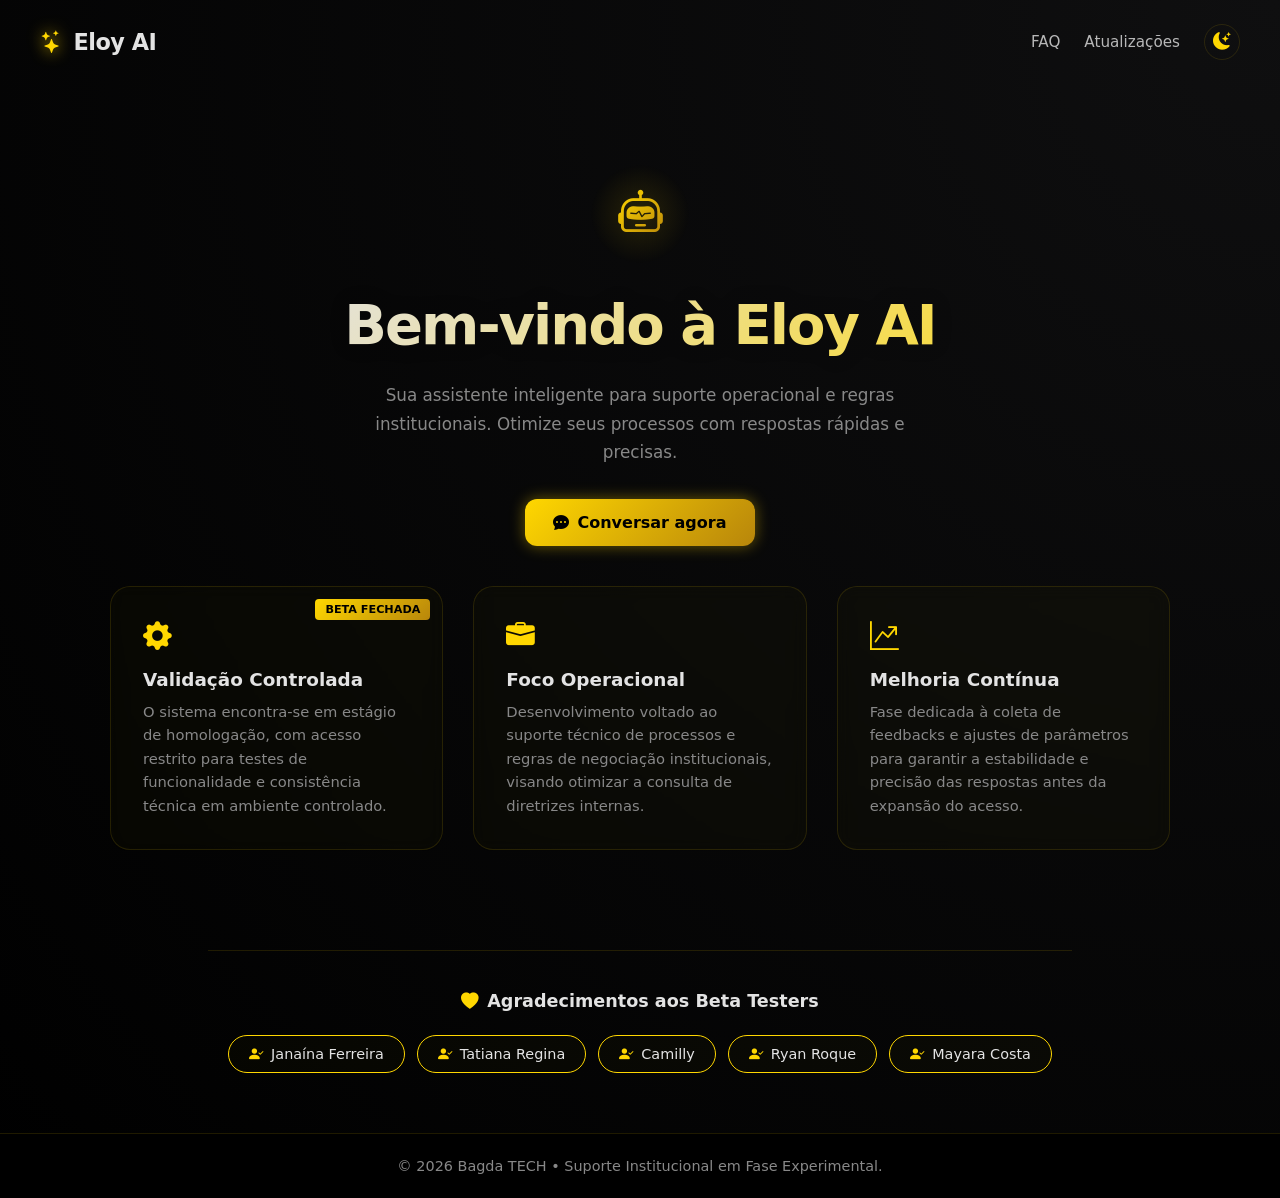
<file: index.html>
<!DOCTYPE html>
<html lang="pt-BR">

<head>
    <meta charset="UTF-8">
    <meta name="viewport" content="width=device-width, initial-scale=1.0">

    <!-- Security Headers -->
    <meta http-equiv="Content-Security-Policy" content="default-src 'self'; 
                   script-src 'self' 'unsafe-inline' https://cdn.jsdelivr.net; 
                   style-src 'self' 'unsafe-inline' https://cdn.jsdelivr.net; 
                   font-src 'self' https://cdn.jsdelivr.net; 
                   img-src 'self' data:; 
                   connect-src 'self' https://bagdatech.app.n8n.cloud;">
    <meta http-equiv="X-Content-Type-Options" content="nosniff">
    <meta http-equiv="X-Frame-Options" content="DENY">
    <meta http-equiv="Referrer-Policy" content="strict-origin-when-cross-origin">
    <meta http-equiv="Permissions-Policy" content="geolocation=(), microphone=(), camera=()">

    <title>Eloy AI - Bem-vindo</title>
    <link rel="stylesheet" href="style.css">
    <link rel="stylesheet" href="https://cdn.jsdelivr.net/npm/bootstrap-icons@1.11.3/font/bootstrap-icons.min.css"
        integrity="sha384-XGjxtQfXaH2tnPFa9x+ruJTuLE3Aa6LhHSWRr1XeTyhezb4abCG4ccI5AkVDxqC+" crossorigin="anonymous">
</head>

<body>

    <!-- Container dos Efeitos (Chuva ou Pixel) -->
    <div id="effects-container" class="background-effects"></div>

    <header class="global-header">
        <a href="#" class="logo">
            <i class="bi bi-stars"></i> Eloy AI
        </a>
        <div class="nav-links">
            <a href="faq.html" class="nav-link">FAQ</a>
            <a href="updates.html" class="nav-link">Atualizações</a>
            <button id="theme-toggle" class="btn-toggle-theme" title="Alternar Tema">
                <i class="bi bi-moon-stars-fill"></i>
            </button>
        </div>
    </header>

    <div class="hero">
        <div class="robot-icon-wrapper">
            <i class="bi bi-robot"></i>
        </div>
        <h1 class="page-title">Bem-vindo à Eloy AI</h1>
        <p>Sua assistente inteligente para suporte operacional e regras institucionais. Otimize seus processos com
            respostas rápidas e precisas.</p>
        <div class="hero-actions">
            <a href="chat.html" class="cta-button">
                <i class="bi bi-chat-dots-fill"></i>
                Conversar agora
            </a>
        </div>
    </div>
    <div class="features">
        <div class="feature-card">
            <span class="beta-badge">BETA FECHADA</span>
            <i class="bi bi-gear-fill"></i>
            <h3>Validação Controlada</h3>
            <p>O sistema encontra-se em estágio de homologação, com acesso restrito para testes de funcionalidade e
                consistência técnica em ambiente controlado.</p>
        </div>
        <div class="feature-card">
            <i class="bi bi-briefcase-fill"></i>
            <h3>Foco Operacional</h3>
            <p>Desenvolvimento voltado ao suporte técnico de processos e regras de negociação institucionais, visando
                otimizar a consulta de diretrizes internas.</p>
        </div>
        <div class="feature-card">
            <i class="bi bi-graph-up-arrow"></i>
            <h3>Melhoria Contínua</h3>
            <p>Fase dedicada à coleta de feedbacks e ajustes de parâmetros para garantir a estabilidade e precisão das
                respostas antes da expansão do acesso.</p>
        </div>
    </div>

    <div class="acknowledgements">
        <div class="ack-title"><i class="bi bi-heart-fill"></i> Agradecimentos aos Beta Testers</div>
        <div class="ack-list">
            <div class="tester-badge"><i class="bi bi-person-check-fill"></i> Janaína Ferreira</div>
            <div class="tester-badge"><i class="bi bi-person-check-fill"></i> Tatiana Regina</div>
            <div class="tester-badge"><i class="bi bi-person-check-fill"></i> Camilly</div>
            <div class="tester-badge"><i class="bi bi-person-check-fill"></i> Ryan Roque</div>
            <div class="tester-badge"><i class="bi bi-person-check-fill"></i> Mayara Costa</div>
        </div>
    </div>

    <script src="script.js"></script>

    <footer class="global-footer">
        <div class="footer-content">
            &copy; 2026 Bagda TECH • Suporte Institucional em Fase Experimental.
        </div>
    </footer>
</body>

</html>
</file>
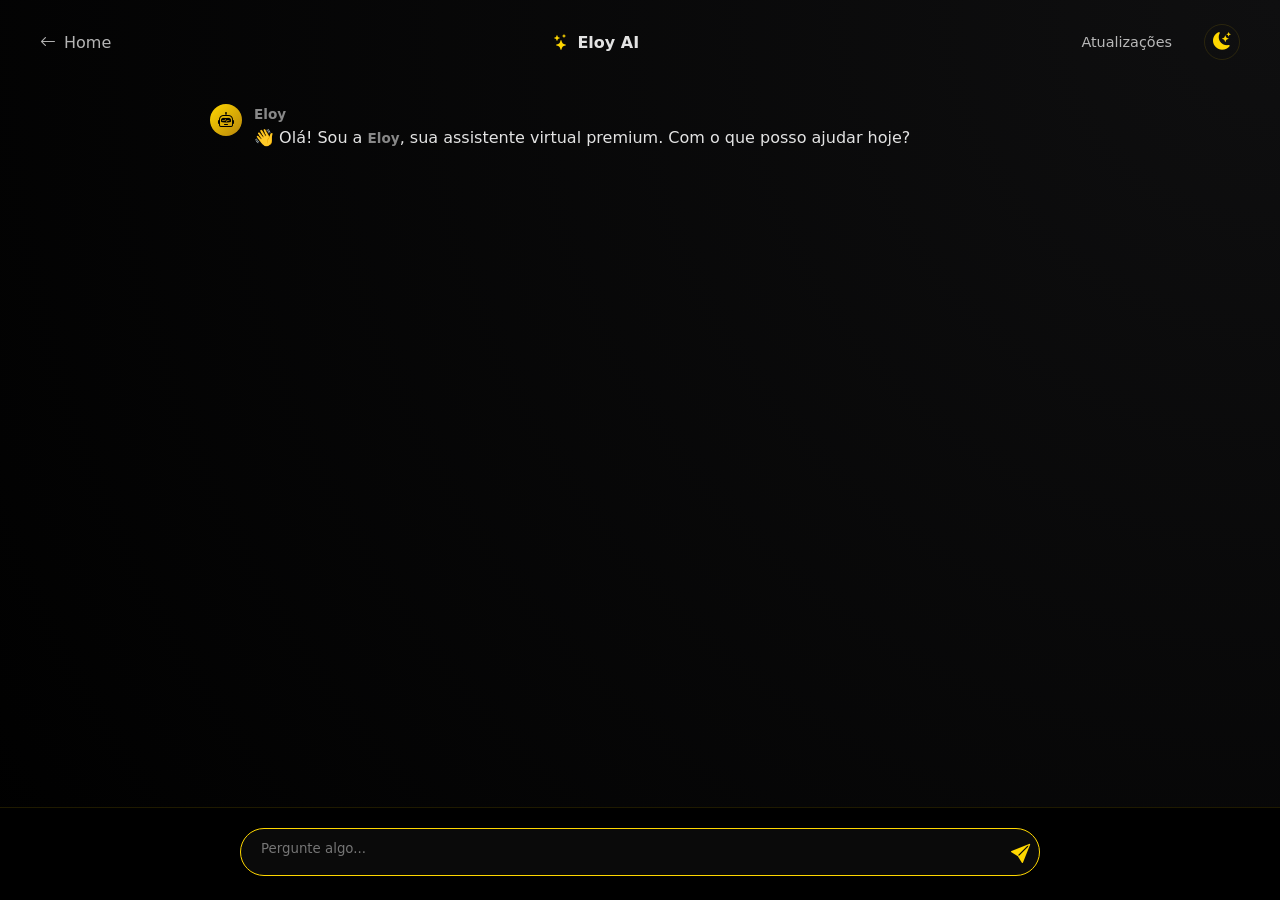
<file: chat.html>
<!DOCTYPE html>
<html lang="pt-BR">

<head>
    <meta charset="UTF-8">
    <meta name="viewport" content="width=device-width, initial-scale=1.0">

    <!-- Security Headers -->
    <meta http-equiv="Content-Security-Policy" content="default-src 'self'; 
                   script-src 'self' 'unsafe-inline' https://www.gstatic.com https://cdn.jsdelivr.net; 
                   style-src 'self' 'unsafe-inline' https://cdn.jsdelivr.net; 
                   font-src 'self' https://cdn.jsdelivr.net; 
                   img-src 'self' data:; 
                   connect-src 'self' https://bagdatech.app.n8n.cloud;">
    <meta http-equiv="X-Content-Type-Options" content="nosniff">
    <meta http-equiv="X-Frame-Options" content="DENY">
    <meta http-equiv="Referrer-Policy" content="strict-origin-when-cross-origin">
    <meta http-equiv="Permissions-Policy" content="geolocation=(), microphone=(), camera=()">

    <title>Eloy AI - Chat</title>
    <link rel="stylesheet" href="style.css">
    <link rel="stylesheet" href="https://cdn.jsdelivr.net/npm/bootstrap-icons@1.11.3/font/bootstrap-icons.min.css"
        integrity="sha384-XGjxtQfXaH2tnPFa9x+ruJTuLE3Aa6LhHSWRr1XeTyhezb4abCG4ccI5AkVDxqC+" crossorigin="anonymous">
    <script src="script.js"></script>
    <script src="security-utils.js"></script>
</head>

<body class="app-layout">

    <div id="effects-container" class="background-effects"></div>

    <header class="global-header">
        <a href="index.html" class="chat-header-link" title="Voltar">
            <i class="bi bi-arrow-left"></i> Home
        </a>

        <div class="model-name">
            <i class="bi bi-stars" style="color:var(--primary-color)"></i> Eloy AI
        </div>

        <div class="nav-links">
            <a href="updates.html" class="nav-link" style="font-size: 0.9rem; margin-right: 8px;">Atualizações</a>
            <button id="theme-toggle" class="btn-toggle-theme" title="Alternar Tema">
                <i class="bi bi-moon-stars-fill"></i>
            </button>
        </div>
    </header>

    <main id="chat-history" class="chat-main">
        <div class="message">
            <div class="avatar ai"><i class="bi bi-robot"></i></div>
            <div class="content">
                <strong>Eloy</strong>
                <p>👋 Olá! Sou a <strong>Eloy</strong>, sua assistente virtual premium. Com o que posso ajudar hoje?</p>
            </div>
        </div>
    </main>

    <footer class="chat-footer">
        <div id="progress-bar" class="progress-line"></div>

        <div class="input-container">
            <textarea id="user-input" class="chat-input" placeholder="Pergunte algo..." rows="1"></textarea>
            <button id="send-btn" class="send-btn"><i class="bi bi-send-fill"></i></button>
        </div>
    </footer>

    <script>
        // --- LÓGICA DO BOT ---
        const chatHistory = document.getElementById('chat-history');
        const userInput = document.getElementById('user-input');
        const sendBtn = document.getElementById('send-btn');
        const progressBar = document.getElementById('progress-bar');

        const webhookUrl = 'https://bagdatech.app.n8n.cloud/webhook/49f689c9-bc02-4478-bca1-4261e1c74fbe/chat';
        let sessionId = safeLocalStorageGet('chatSessionId') || crypto.randomUUID();
        safeLocalStorageSet('chatSessionId', sessionId);

        let isSending = false; // Prevenir envios duplicados

        // Auto-Resize Textarea
        userInput.addEventListener('input', function () {
            this.style.height = 'auto';
            this.style.height = (this.scrollHeight) + 'px';
            if (this.value === '') this.style.height = 'auto';
        });

        function appendMessage(role, text) {
            const div = document.createElement('div');
            div.className = 'message';
            const iconClass = role === 'user' ? 'bi-person-fill' : 'bi-robot';
            const name = role === 'user' ? 'Você' : 'Eloy';
            const avatarClass = role === 'user' ? 'user' : 'ai';

            // PROTEÇÃO XSS: usar textContent em vez de innerHTML
            const avatar = document.createElement('div');
            avatar.className = `avatar ${avatarClass}`;
            avatar.innerHTML = `<i class="bi ${iconClass}"></i>`;

            const content = document.createElement('div');
            content.className = 'content';

            const strong = document.createElement('strong');
            strong.textContent = name;

            const p = document.createElement('p');
            p.textContent = text; // Sempre usar textContent para evitar XSS

            content.appendChild(strong);
            content.appendChild(p);
            div.appendChild(avatar);
            div.appendChild(content);

            chatHistory.appendChild(div);
            chatHistory.scrollTop = chatHistory.scrollHeight;
        }

        async function sendMessage() {
            // Prevenir envios duplicados
            if (isSending) return;

            const text = userInput.value.trim();
            if (!text) return;

            // VALIDAÇÃO DE INPUT
            const validation = validateInput(text, 2000);
            if (!validation.valid) {
                appendMessage('ai', `⚠️ ${validation.message}`);
                return;
            }

            // RATE LIMITING
            const rateCheck = checkRateLimit('chat_send', 10, 30000); // 10 msg/30s
            if (!rateCheck.allowed) {
                const waitSeconds = Math.ceil((rateCheck.resetTime - Date.now()) / 1000);
                appendMessage('ai', `⏱️ Aguarde ${waitSeconds} segundos antes de enviar mais mensagens.`);
                return;
            }

            isSending = true;
            sendBtn.disabled = true;
            userInput.value = '';
            userInput.style.height = 'auto';

            appendMessage('user', validation.sanitized);
            progressBar.classList.add('loading');
            userInput.focus();

            const loadingDiv = document.createElement('div');
            loadingDiv.className = 'message';
            loadingDiv.id = 'loading-msg';
            loadingDiv.innerHTML = `
                <div class="avatar ai"><i class="bi bi-robot"></i></div>
                <div class="content"><strong>Eloy</strong><div class="typing-indicator"><span></span><span></span><span></span></div></div>
            `;
            chatHistory.appendChild(loadingDiv);
            chatHistory.scrollTop = chatHistory.scrollHeight;

            try {
                // Timeout de 30 segundos
                const controller = new AbortController();
                const timeoutId = setTimeout(() => controller.abort(), 30000);

                const res = await fetch(webhookUrl, {
                    method: 'POST',
                    headers: { 'Content-Type': 'application/json' },
                    body: JSON.stringify({
                        sessionId: sessionId,
                        chatInput: validation.sanitized
                    }),
                    signal: controller.signal
                });

                clearTimeout(timeoutId);

                loadingDiv.remove();
                progressBar.classList.remove('loading');
                const rawText = await res.text();

                if (!res.ok) throw new Error(`Erro ${res.status}`);

                let data;
                try { data = JSON.parse(rawText); } catch (e) {
                    appendMessage('ai', rawText || "Sem conteúdo."); return;
                }

                let reply = "Sem resposta.";
                if (Array.isArray(data) && data.length > 0) {
                    reply = data[0].output || data[0].text || data[0].message || JSON.stringify(data[0]);
                } else if (typeof data === 'object') {
                    reply = data.output || data.text || data.message || JSON.stringify(data);
                } else {
                    reply = String(data);
                }

                // Sanitizar resposta do bot também
                appendMessage('ai', escapeHTML(reply));

            } catch (err) {
                const el = document.getElementById('loading-msg');
                if (el) el.remove();
                progressBar.classList.remove('loading');

                if (err.name === 'AbortError') {
                    appendMessage('ai', '⏱️ Tempo esgotado. Tente novamente.');
                } else {
                    appendMessage('ai', '⚠️ Não consegui conectar. Tente novamente.');
                }
            } finally {
                isSending = false;
                sendBtn.disabled = false;
                userInput.focus();
            }
        }

        sendBtn.addEventListener('click', sendMessage);
        userInput.addEventListener('keydown', (e) => {
            if (e.key === 'Enter' && !e.shiftKey) {
                e.preventDefault();
                sendMessage();
            }
        });

        userInput.focus();
    </script>
</body>


</html>
</file>
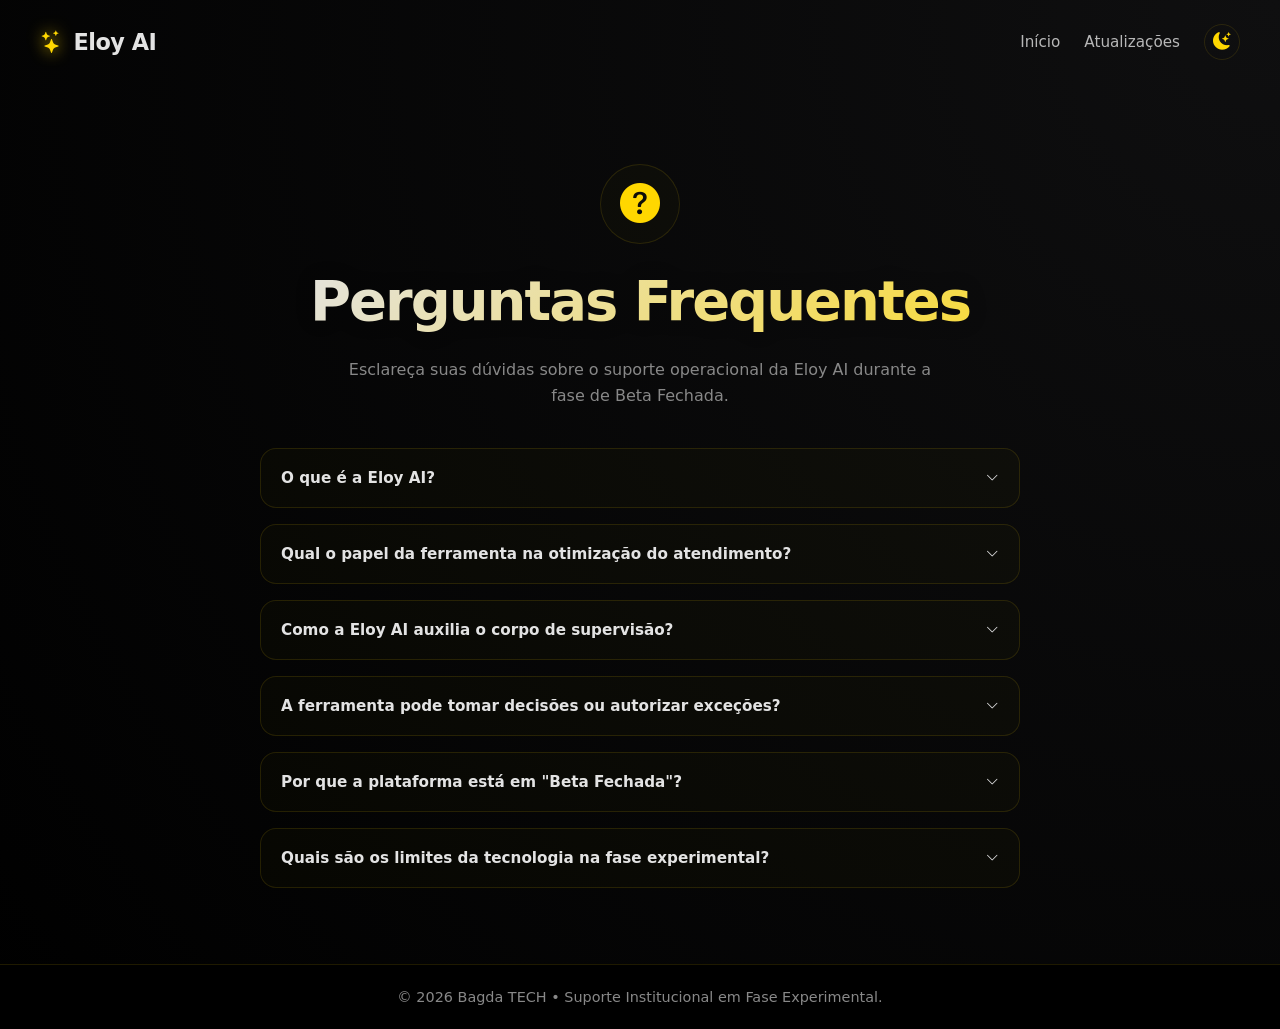
<file: faq.html>
<!DOCTYPE html>
<html lang="pt-BR" data-theme="dark">

<head>
    <meta charset="UTF-8">
    <meta name="viewport" content="width=device-width, initial-scale=1.0">

    <!-- Security Headers -->
    <meta http-equiv="Content-Security-Policy" content="default-src 'self'; 
                   script-src 'self' 'unsafe-inline' https://cdn.jsdelivr.net; 
                   style-src 'self' 'unsafe-inline' https://cdn.jsdelivr.net; 
                   font-src 'self' https://cdn.jsdelivr.net; 
                   img-src 'self' data:; 
                   connect-src 'self' https://bagdatech.app.n8n.cloud;">
    <meta http-equiv="X-Content-Type-Options" content="nosniff">
    <meta http-equiv="X-Frame-Options" content="DENY">
    <meta http-equiv="Referrer-Policy" content="strict-origin-when-cross-origin">
    <meta http-equiv="Permissions-Policy" content="geolocation=(), microphone=(), camera=()">

    <title>Eloy AI - FAQ</title>
    <link rel="stylesheet" href="style.css">
    <link rel="stylesheet" href="https://cdn.jsdelivr.net/npm/bootstrap-icons@1.11.3/font/bootstrap-icons.min.css"
        integrity="sha384-XGjxtQfXaH2tnPFa9x+ruJTuLE3Aa6LhHSWRr1XeTyhezb4abCG4ccI5AkVDxqC+" crossorigin="anonymous">
</head>

<body>

    <div id="effects-container" class="background-effects"></div>

    <header class="global-header">
        <a href="index.html" class="logo">
            <i class="bi bi-stars"></i> Eloy AI
        </a>
        <div class="nav-links">
            <a href="index.html" class="nav-link">Início</a>
            <a href="updates.html" class="nav-link">Atualizações</a>
            <button id="theme-toggle" class="btn-toggle-theme" title="Alternar Tema">
                <i class="bi bi-moon-stars-fill"></i>
            </button>
        </div>
    </header>

    <div class="faq-hero">
        <div class="faq-icon-wrapper">
            <i class="bi bi-question-circle-fill"></i>
        </div>
        <h1 class="page-title">Perguntas Frequentes</h1>
        <p class="faq-subtitle">Esclareça suas dúvidas sobre o suporte operacional da Eloy AI durante a fase de Beta
            Fechada.</p>
    </div>

    <div class="faq-container">
        <div class="accordion">
            <div class="accordion-item">
                <button class="accordion-header">
                    O que é a Eloy AI?
                    <i class="bi bi-chevron-down"></i>
                </button>
                <div class="accordion-content">
                    <p>A Eloy AI é uma assistente virtual de suporte operacional baseada em inteligência artificial,
                        desenvolvida exclusivamente para auxiliar profissionais de negociação financeira e atendimento
                        digital na consulta rápida de normas e diretrizes internas.</p>
                </div>
            </div>

            <div class="accordion-item">
                <button class="accordion-header">
                    Qual o papel da ferramenta na otimização do atendimento?
                    <i class="bi bi-chevron-down"></i>
                </button>
                <div class="accordion-content">
                    <p>A ferramenta reduz o tempo de busca manual em manuais e processos, fornecendo respostas
                        estruturadas sobre regras de negociação e protocolos operacionais em segundos, permitindo maior
                        agilidade no fluxo de trabalho.</p>
                </div>
            </div>

            <div class="accordion-item">
                <button class="accordion-header">
                    Como a Eloy AI auxilia o corpo de supervisão?
                    <i class="bi bi-chevron-down"></i>
                </button>
                <div class="accordion-content">
                    <p>Atua como um filtro técnico de primeiro nível, resolvendo dúvidas recorrentes sobre processos
                        básicos e permitindo que a supervisão concentre esforços em casos de maior complexidade e na
                        gestão estratégica da equipe.</p>
                </div>
            </div>

            <div class="accordion-item">
                <button class="accordion-header">
                    A ferramenta pode tomar decisões ou autorizar exceções?
                    <i class="bi bi-chevron-down"></i>
                </button>
                <div class="accordion-content">
                    <p>Não. A Eloy AI é estritamente um sistema de apoio à consulta técnica. Todas as decisões
                        estratégicas, autorizações de exceções e validações finais continuam sob responsabilidade
                        exclusiva dos operadores e supervisores capacitados.</p>
                </div>
            </div>

            <div class="accordion-item">
                <button class="accordion-header">
                    Por que a plataforma está em "Beta Fechada"?
                    <i class="bi bi-chevron-down"></i>
                </button>
                <div class="accordion-content">
                    <p>A plataforma encontra-se em fase de validação controlada para garantir a acuracidade das
                        respostas e a estabilidade técnica antes de uma possível expansão, sendo atualmente restrita a
                        grupos específicos para homologação interna.</p>
                </div>
            </div>

            <div class="accordion-item">
                <button class="accordion-header">
                    Quais são os limites da tecnologia na fase experimental?
                    <i class="bi bi-chevron-down"></i>
                </button>
                <div class="accordion-content">
                    <p>Por estar em ambiente de testes, a ferramenta deve ser utilizada como suporte de consulta
                        complementar. É fundamental que o profissional valide as orientações com as fontes oficiais
                        institucionais sempre que houver necessidade de confirmação formal.</p>
                </div>
            </div>
        </div>
    </div>

    <footer class="global-footer">
        <div class="footer-content">
            &copy; 2026 Bagda TECH • Suporte Institucional em Fase Experimental.
        </div>
    </footer>

    <script src="script.js"></script>
    <script>
        // Accordion Logic
        document.querySelectorAll('.accordion-header').forEach(button => {
            button.addEventListener('click', () => {
                const accordionItem = button.parentElement;
                const isOpen = accordionItem.classList.contains('active');

                // Fecha outros
                document.querySelectorAll('.accordion-item').forEach(item => {
                    item.classList.remove('active');
                });

                if (!isOpen) {
                    accordionItem.classList.add('active');
                }
            });
        });
    </script>
</body>

</html>
</file>
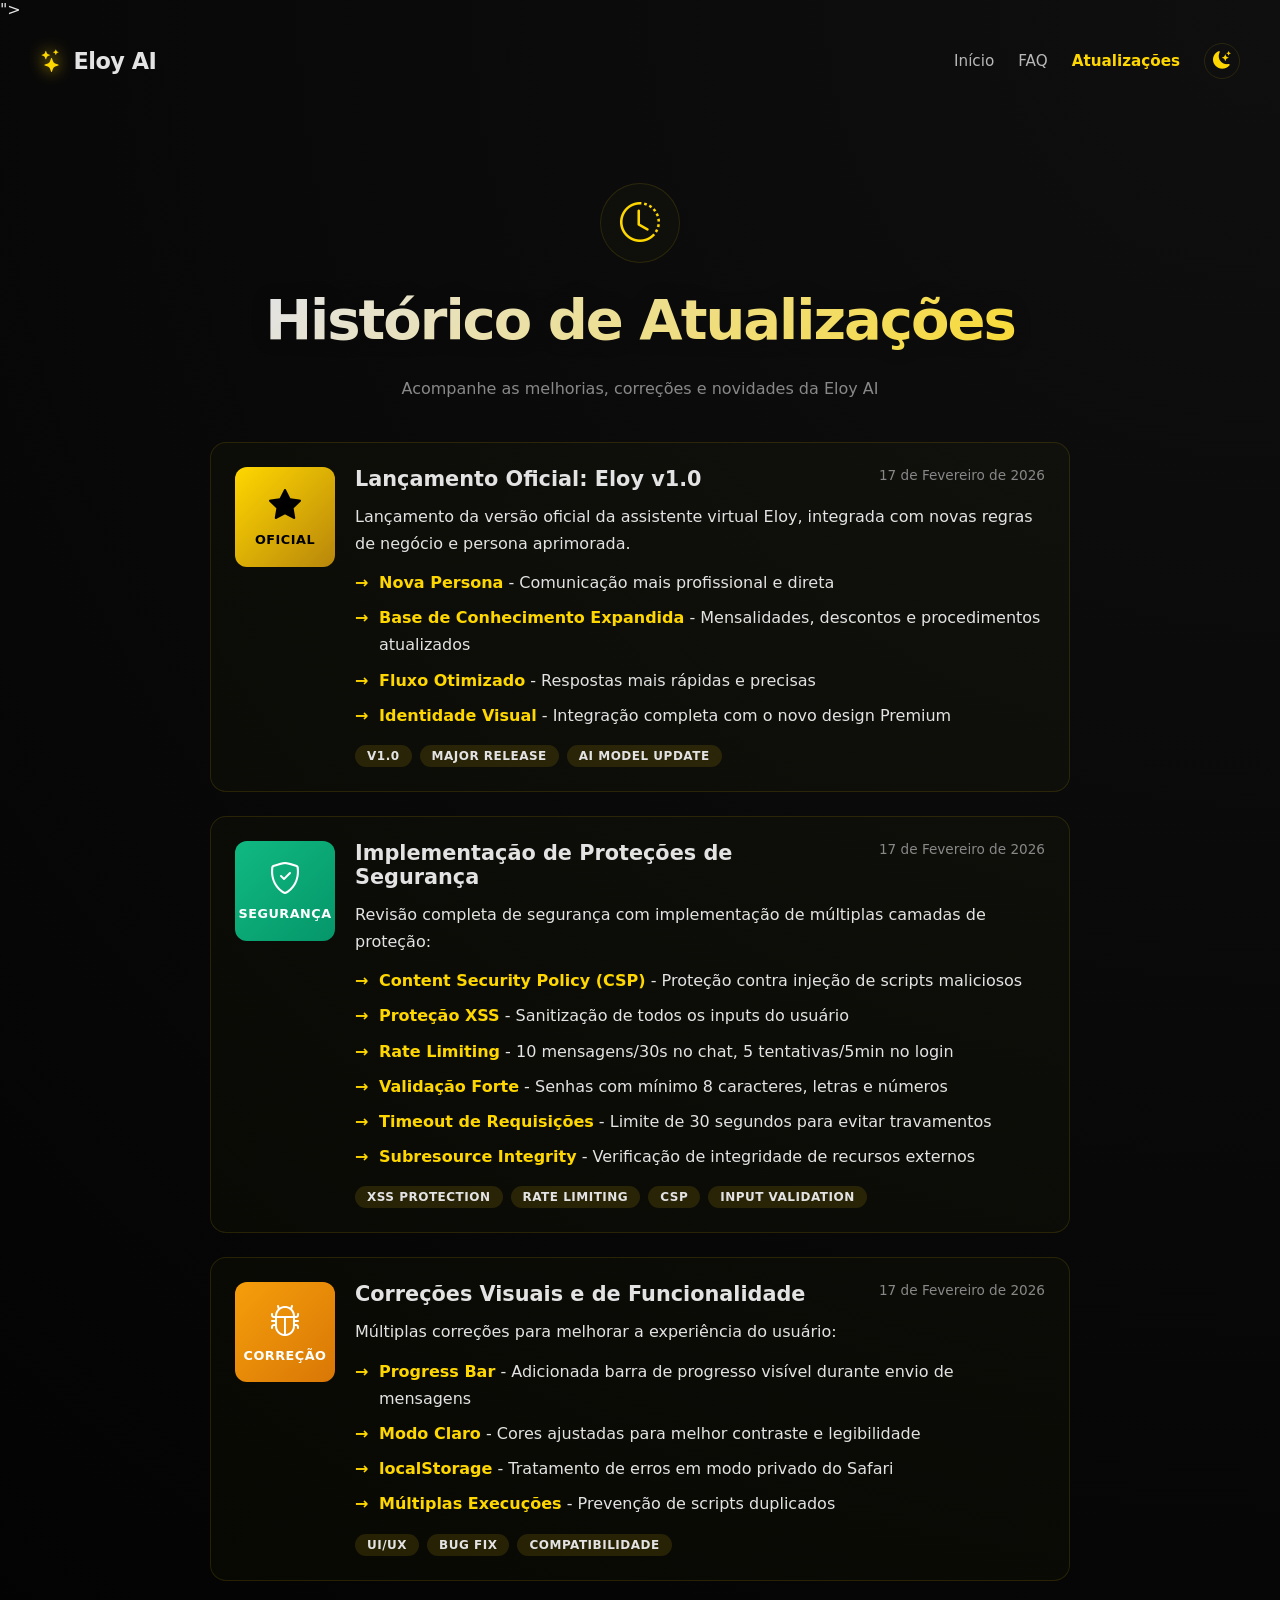
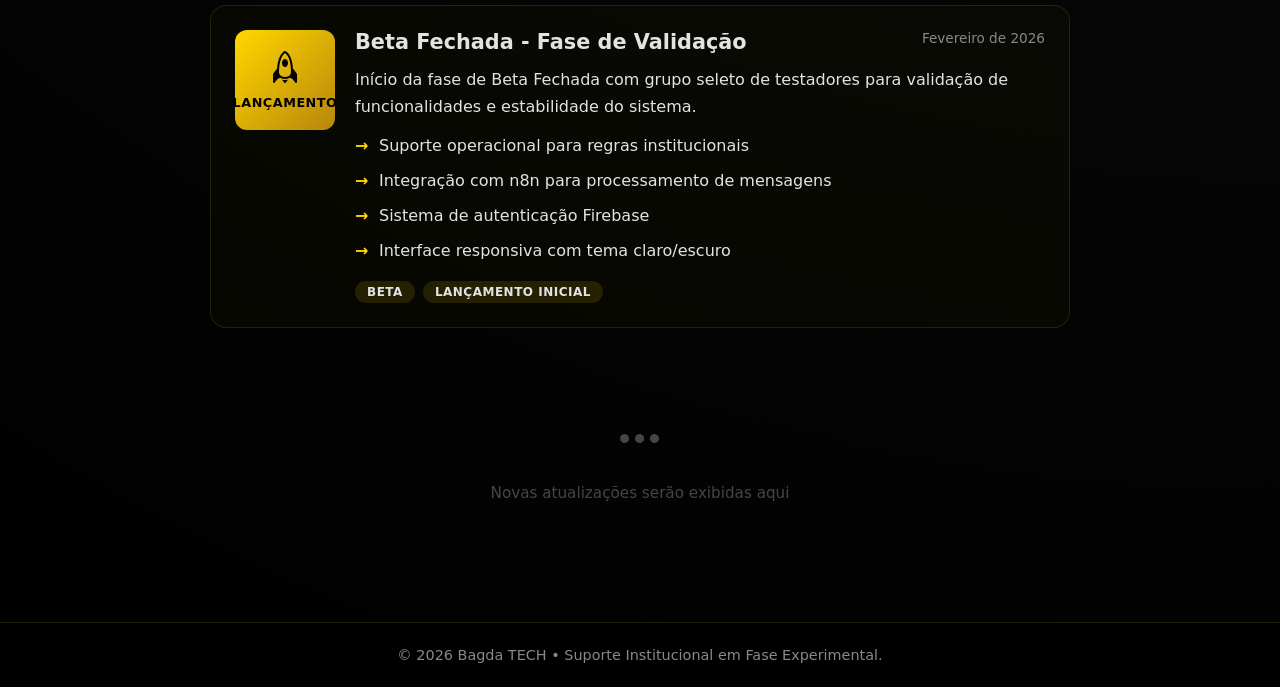
<file: updates.html>
<!DOCTYPE html>
<html lang="pt-BR" data-theme="dark">

<head>
    <meta charset="UTF-8">
    <meta name="viewport" content="width=device-width, initial-scale=1.0">

    <!-- Security Headers -->
    <meta http-equiv="Content-Security-Policy" content="default-src 'self'; 
                   script-src 'self' 'unsafe-inline' https://cdn.jsdelivr.net; 
                   style-src 'self' 'unsafe-inline' https://cdn.jsdelivr.net; 
                   font-src 'self' https://cdn.jsdelivr.net; 
                   img-src 'self' data:; 
                   connect-src 'self' https://bagdatech.app.n8n.cloud;">">
    <meta http-equiv="X-Content-Type-Options" content="nosniff">
    <meta http-equiv="X-Frame-Options" content="DENY">
    <meta http-equiv="Referrer-Policy" content="strict-origin-when-cross-origin">
    <meta http-equiv="Permissions-Policy" content="geolocation=(), microphone=(), camera=()">

    <title>Eloy AI - Atualizações</title>
    <link rel="stylesheet" href="style.css">
    <link rel="stylesheet" href="https://cdn.jsdelivr.net/npm/bootstrap-icons@1.11.3/font/bootstrap-icons.min.css"
        integrity="sha384-XGjxtQfXaH2tnPFa9x+ruJTuLE3Aa6LhHSWRr1XeTyhezb4abCG4ccI5AkVDxqC+" crossorigin="anonymous">
</head>

<body>

    <div id="effects-container" class="background-effects"></div>

    <header class="global-header">
        <a href="index.html" class="logo">
            <i class="bi bi-stars"></i> Eloy AI
        </a>
        <div class="nav-links">
            <a href="index.html" class="nav-link">Início</a>
            <a href="faq.html" class="nav-link">FAQ</a>
            <a href="updates.html" class="nav-link active">Atualizações</a>
            <button id="theme-toggle" class="btn-toggle-theme" title="Alternar Tema">
                <i class="bi bi-moon-stars-fill"></i>
            </button>
        </div>
    </header>

    <div class="updates-hero">
        <div class="updates-icon-wrapper">
            <i class="bi bi-clock-history"></i>
        </div>
        <h1 class="page-title">Histórico de Atualizações</h1>
        <p class="updates-subtitle">Acompanhe as melhorias, correções e novidades da Eloy AI</p>
    </div>

    <div class="updates-container">
        <!-- Atualização 4: Lançamento Oficial Eloy 1.0 -->
        <div class="update-item" data-type="release">
            <div class="update-badge release">
                <i class="bi bi-star-fill"></i> Oficial
            </div>
            <div class="update-content">
                <div class="update-header">
                    <h3>Lançamento Oficial: Eloy v1.0</h3>
                    <span class="update-date">17 de Fevereiro de 2026</span>
                </div>
                <div class="update-body">
                    <p>Lançamento da versão oficial da assistente virtual Eloy, integrada com novas regras de negócio e
                        persona aprimorada.</p>
                    <ul>
                        <li><strong>Nova Persona</strong> - Comunicação mais profissional e direta</li>
                        <li><strong>Base de Conhecimento Expandida</strong> - Mensalidades, descontos e procedimentos
                            atualizados</li>
                        <li><strong>Fluxo Otimizado</strong> - Respostas mais rápidas e precisas</li>
                        <li><strong>Identidade Visual</strong> - Integração completa com o novo design Premium</li>
                    </ul>
                </div>
                <div class="update-tags">
                    <span class="tag">v1.0</span>
                    <span class="tag">Major Release</span>
                    <span class="tag">AI Model Update</span>
                </div>
            </div>
        </div>

        <!-- Atualização 1: Segurança e Proteção -->
        <div class="update-item" data-type="security">
            <div class="update-badge security">
                <i class="bi bi-shield-check"></i> Segurança
            </div>
            <div class="update-content">
                <div class="update-header">
                    <h3>Implementação de Proteções de Segurança</h3>
                    <span class="update-date">17 de Fevereiro de 2026</span>
                </div>
                <div class="update-body">
                    <p>Revisão completa de segurança com implementação de múltiplas camadas de proteção:</p>
                    <ul>
                        <li><strong>Content Security Policy (CSP)</strong> - Proteção contra injeção de scripts
                            maliciosos</li>
                        <li><strong>Proteção XSS</strong> - Sanitização de todos os inputs do usuário</li>
                        <li><strong>Rate Limiting</strong> - 10 mensagens/30s no chat, 5 tentativas/5min no login</li>
                        <li><strong>Validação Forte</strong> - Senhas com mínimo 8 caracteres, letras e números</li>
                        <li><strong>Timeout de Requisições</strong> - Limite de 30 segundos para evitar travamentos</li>
                        <li><strong>Subresource Integrity</strong> - Verificação de integridade de recursos externos
                        </li>
                    </ul>
                </div>
                <div class="update-tags">
                    <span class="tag">XSS Protection</span>
                    <span class="tag">Rate Limiting</span>
                    <span class="tag">CSP</span>
                    <span class="tag">Input Validation</span>
                </div>
            </div>
        </div>

        <!-- Atualização 2: Correções de Bugs -->
        <div class="update-item" data-type="bugfix">
            <div class="update-badge bugfix">
                <i class="bi bi-bug"></i> Correção
            </div>
            <div class="update-content">
                <div class="update-header">
                    <h3>Correções Visuais e de Funcionalidade</h3>
                    <span class="update-date">17 de Fevereiro de 2026</span>
                </div>
                <div class="update-body">
                    <p>Múltiplas correções para melhorar a experiência do usuário:</p>
                    <ul>
                        <li><strong>Progress Bar</strong> - Adicionada barra de progresso visível durante envio de
                            mensagens</li>
                        <li><strong>Modo Claro</strong> - Cores ajustadas para melhor contraste e legibilidade</li>
                        <li><strong>localStorage</strong> - Tratamento de erros em modo privado do Safari</li>
                        <li><strong>Múltiplas Execuções</strong> - Prevenção de scripts duplicados</li>
                    </ul>
                </div>
                <div class="update-tags">
                    <span class="tag">UI/UX</span>
                    <span class="tag">Bug Fix</span>
                    <span class="tag">Compatibilidade</span>
                </div>
            </div>
        </div>

        <!-- Atualização 3: Beta Fechada -->
        <div class="update-item" data-type="release">
            <div class="update-badge release">
                <i class="bi bi-rocket"></i> Lançamento
            </div>
            <div class="update-content">
                <div class="update-header">
                    <h3>Beta Fechada - Fase de Validação</h3>
                    <span class="update-date">Fevereiro de 2026</span>
                </div>
                <div class="update-body">
                    <p>Início da fase de Beta Fechada com grupo seleto de testadores para validação de funcionalidades e
                        estabilidade do sistema.</p>
                    <ul>
                        <li>Suporte operacional para regras institucionais</li>
                        <li>Integração com n8n para processamento de mensagens</li>
                        <li>Sistema de autenticação Firebase</li>
                        <li>Interface responsiva com tema claro/escuro</li>
                    </ul>
                </div>
                <div class="update-tags">
                    <span class="tag">Beta</span>
                    <span class="tag">Lançamento Inicial</span>
                </div>
            </div>
        </div>

        <!-- Placeholder para futuras atualizações -->
        <div class="update-placeholder">
            <i class="bi bi-three-dots"></i>
            <p>Novas atualizações serão exibidas aqui</p>
        </div>
    </div>

    <footer class="global-footer">
        <div class="footer-content">
            &copy; 2026 Bagda TECH • Suporte Institucional em Fase Experimental.
        </div>
    </footer>

    <script src="script.js"></script>

</body>

</html>
</file>
<file: style.css>
:root {
    --font-main: 'Inter', 'Segoe UI', system-ui, -apple-system, sans-serif;

    /* --- MODO ESCURO (Black & Gold Premium) --- */
    --bg-color: #000000;
    --bg-gradient: radial-gradient(circle at top right, #0f0f10 0%, #000000 100%);
    --text-color: #E3E3E3;
    --text-muted: #888888;
    --primary-color: #FFD700;
    --primary-gradient: linear-gradient(135deg, #FFD700 0%, #B8860B 100%);
    --primary-hover: #FFC107;
    --accent-glow: 0 0 15px rgba(255, 215, 0, 0.4);
    --card-bg: rgba(255, 215, 0, 0.02);
    --card-border: rgba(255, 215, 0, 0.12);
    --input-bg: #0a0a0a;
    --input-border: rgba(255, 215, 0, 0.2);
    --footer-bg: #000000;
    --effect-color: rgba(255, 215, 0, 0.3);
}

[data-theme="light"] {
    /* --- MODO CLARO (Purple & White) --- */
    --bg-color: #f8f6ff;
    --bg-gradient: linear-gradient(135deg, #f8f6ff 0%, #ede8ff 100%);
    --text-color: #1a1a2e;
    --text-muted: #5a5a7a;
    --primary-color: #7c3aed;
    --primary-gradient: linear-gradient(135deg, #7c3aed 0%, #5b21b6 100%);
    --primary-hover: #6d28d9;
    --accent-glow: 0 0 15px rgba(124, 58, 237, 0.25);
    --card-bg: rgba(255, 255, 255, 0.95);
    --card-border: rgba(124, 58, 237, 0.2);
    --input-bg: #ffffff;
    --input-border: rgba(124, 58, 237, 0.3);
    --footer-bg: rgba(248, 246, 255, 0.98);
    --effect-color: rgba(124, 58, 237, 0.15);
}

/* --- RESET & GLOBAL --- */
* {
    box-sizing: border-box;
    margin: 0;
    padding: 0;
    font-family: var(--font-main);
    transition: background-color 0.4s ease, color 0.4s ease, border-color 0.4s ease, box-shadow 0.4s ease;
}

body {
    background-color: var(--bg-color);
    background-image: var(--bg-gradient);
    color: var(--text-color);
    min-height: 100vh;
    display: flex;
    flex-direction: column;
    overflow-x: hidden;
}

/* --- CLASSE PARA APPS (CHAT/LOGIN) --- */
.app-layout {
    height: 100vh;
    overflow: hidden;
}

.app-layout .global-header,
.app-layout .chat-footer {
    flex-shrink: 0;
}

/* Fix for visible code tags */
style,
script {
    display: none !important;
}

/* --- GLOBAL LAYOUT --- */
.global-header {
    padding: 24px 40px;
    display: flex;
    justify-content: space-between;
    align-items: center;
    z-index: 100;
    position: relative;
    background: transparent;
}

.logo {
    font-size: 1.4rem;
    font-weight: 600;
    color: var(--text-color);
    display: flex;
    align-items: center;
    gap: 12px;
    text-decoration: none;
    letter-spacing: -0.5px;
}

.logo i {
    color: var(--primary-color);
    filter: drop-shadow(0 0 8px var(--primary-color));
}

.nav-links {
    display: flex;
    gap: 24px;
    align-items: center;
}

.nav-link {
    color: var(--text-color);
    text-decoration: none;
    font-size: 0.95rem;
    font-weight: 500;
    opacity: 0.8;
    transition: opacity 0.3s ease;
}

.nav-link:hover {
    opacity: 1;
}

.global-footer {
    padding: 24px 20px;
    text-align: center;
    border-top: 1px solid var(--card-border);
    background: var(--footer-bg);
    margin-top: auto;
    position: relative;
    z-index: 5;
}

.footer-content {
    max-width: 1200px;
    margin: 0 auto;
    color: var(--text-muted);
    font-size: 0.9rem;
}

/* --- TITLES & TYPOGRAPHY --- */
.page-title {
    font-size: 3.5rem;
    font-weight: 800;
    letter-spacing: -2px;
    text-align: center;
    margin-bottom: 24px;
    background: linear-gradient(135deg, var(--text-color) 20%, var(--primary-color) 100%);
    -webkit-background-clip: text;
    background-clip: text;
    color: transparent;
    filter: drop-shadow(0 0 10px rgba(0, 0, 0, 0.1));
}

[data-theme="light"] .page-title {
    background: linear-gradient(135deg, var(--text-color) 0%, var(--primary-color) 80%);
    -webkit-background-clip: text;
    background-clip: text;
    color: transparent;
}

/* --- COMPONENTS --- */
.btn-toggle-theme {
    background: transparent;
    border: 1px solid var(--card-border);
    cursor: pointer;
    font-size: 1.1rem;
    color: var(--primary-color);
    width: 36px;
    height: 36px;
    border-radius: 50%;
    display: flex;
    align-items: center;
    justify-content: center;
    transition: all 0.3s;
}

.btn-toggle-theme:hover {
    background: var(--card-bg);
    transform: rotate(15deg);
}

.btn-primary,
.cta-button,
.btn-submit {
    background: var(--primary-gradient) !important;
    border: none !important;
    color: #fff !important;
    font-weight: 700 !important;
    padding: 14px 28px;
    border-radius: 12px;
    text-decoration: none;
    display: inline-flex;
    align-items: center;
    gap: 8px;
    cursor: pointer;
    box-shadow: var(--accent-glow);
    transition: all 0.2s;
}

[data-theme="dark"] .btn-primary,
[data-theme="dark"] .cta-button,
[data-theme="dark"] .btn-submit {
    color: #000 !important;
}

/* --- BACKGROUND EFFECTS --- */
.background-effects {
    position: fixed;
    top: 0;
    left: 0;
    width: 100%;
    height: 100%;
    pointer-events: none;
    z-index: 0;
    overflow: hidden;
}

.rain-drop {
    position: absolute;
    background: linear-gradient(to bottom, transparent, var(--primary-color));
    width: 1px;
    height: 60px;
    opacity: 0;
    animation: rainFall linear infinite;
    top: -60px;
    filter: blur(1px);
}

.glow-orb {
    position: absolute;
    background: radial-gradient(circle, var(--effect-color) 0%, transparent 70%);
    border-radius: 50%;
    opacity: 0;
    animation: orbFloat ease-in-out infinite;
    filter: blur(5px);
}

@keyframes rainFall {
    0% {
        transform: translateY(0);
        opacity: 0;
    }

    20% {
        opacity: 0.4;
    }

    80% {
        opacity: 0.4;
    }

    100% {
        transform: translateY(110vh);
        opacity: 0;
    }
}

@keyframes orbFloat {

    0%,
    100% {
        transform: translate(0, 0) scale(1);
        opacity: 0;
    }

    50% {
        transform: translate(20px, -20px) scale(1.2);
        opacity: 0.2;
    }
}

.pixel-patch {
    position: absolute;
    background: var(--effect-color);
    border: 1px solid var(--primary-color);
    opacity: 0;
    animation: pixelExplode ease-out infinite;
    image-rendering: pixelated;
}

.floating-square {
    position: absolute;
    border: 1px solid var(--effect-color);
    opacity: 0;
    animation: squareFade ease-in-out infinite;
}

@keyframes pixelExplode {
    0% {
        transform: scale(0) rotate(0deg);
        opacity: 0;
    }

    20% {
        transform: scale(1) rotate(45deg);
        opacity: 0.6;
    }

    80% {
        transform: scale(1.1) rotate(60deg);
        opacity: 0.4;
    }

    100% {
        transform: scale(0) rotate(90deg);
        opacity: 0;
    }
}

@keyframes squareFade {

    0%,
    100% {
        transform: translateY(0) rotate(0deg);
        opacity: 0;
    }

    50% {
        transform: translateY(-30px) rotate(20deg);
        opacity: 0.3;
    }
}

/* --- HOME SPECIFIC --- */
.hero {
    padding: 80px 20px 40px;
    text-align: center;
    z-index: 5;
    position: relative;
}

.hero p {
    max-width: 600px;
    margin: 0 auto;
    color: var(--text-muted);
    font-size: 1.05rem;
    line-height: 1.7;
}

.hero-actions {
    margin-top: 32px;
}

.robot-icon-wrapper {
    width: 100px;
    height: 100px;
    background: radial-gradient(circle, var(--card-border) 0%, transparent 70%);
    border-radius: 50%;
    display: flex;
    align-items: center;
    justify-content: center;
    margin: 0 auto 28px;
    animation: floatIcon 6s infinite ease-in-out;
}

.robot-icon-wrapper i {
    font-size: 2.8rem;
}

.robot-icon-wrapper i,
.logo-glow {
    background: var(--primary-gradient);
    -webkit-background-clip: text;
    background-clip: text;
    color: transparent !important;
}

.features {
    display: grid;
    grid-template-columns: repeat(auto-fit, minmax(300px, 1fr));
    gap: 30px;
    max-width: 1100px;
    margin: 0 auto 100px;
    padding: 0 20px;
    z-index: 5;
    position: relative;
}

.feature-card {
    background: var(--card-bg);
    border: 1px solid var(--card-border);
    padding: 32px;
    border-radius: 20px;
    backdrop-filter: blur(8px);
    position: relative;
    overflow: hidden;
    transition: all 0.3s;
}

[data-theme="light"] .feature-card {
    box-shadow: 0 4px 20px rgba(124, 58, 237, 0.06);
}

.feature-card>i {
    font-size: 1.8rem;
    color: var(--primary-color);
    margin-bottom: 16px;
    display: block;
}

.feature-card h3 {
    font-size: 1.15rem;
    margin-bottom: 10px;
}

.feature-card p {
    color: var(--text-muted);
    font-size: 0.92rem;
    line-height: 1.6;
}

.feature-card:hover {
    transform: translateY(-8px);
    border-color: var(--primary-color);
}

.beta-badge {
    position: absolute;
    top: 12px;
    right: 12px;
    background: var(--primary-gradient);
    color: #fff;
    font-size: 0.7rem;
    font-weight: 800;
    padding: 4px 10px;
    border-radius: 4px;
    z-index: 5;
}

[data-theme="dark"] .beta-badge {
    color: #000;
}

.acknowledgements {
    max-width: 900px;
    margin: 0 auto 60px;
    text-align: center;
    border-top: 1px solid var(--card-border);
    padding: 40px 20px 0;
    z-index: 5;
    position: relative;
}

.ack-title {
    font-size: 1.1rem;
    font-weight: 600;
    color: var(--text-color);
    margin-bottom: 24px;
    display: flex;
    align-items: center;
    justify-content: center;
    gap: 8px;
}

.ack-title i {
    color: var(--primary-color);
}

.ack-list {
    display: flex;
    flex-wrap: wrap;
    justify-content: center;
    gap: 12px;
}

.tester-badge {
    background: var(--card-bg);
    border: 1px solid var(--primary-color);
    padding: 10px 20px;
    border-radius: 50px;
    display: inline-flex;
    align-items: center;
    gap: 8px;
    font-size: 0.9rem;
    animation: pulseGlow 3s infinite ease-in-out;
}

.tester-badge i {
    color: var(--primary-color);
}

[data-theme="light"] .tester-badge {
    background: rgba(124, 58, 237, 0.05);
}

@keyframes pulseGlow {

    0%,
    100% {
        box-shadow: 0 0 10px var(--effect-color);
    }

    50% {
        box-shadow: 0 0 20px var(--primary-color);
    }
}

/* --- LOGIN SPECIFIC --- */
.login-container {
    flex: 1;
    display: flex;
    align-items: center;
    justify-content: center;
    padding: 40px 20px;
    z-index: 10;
    position: relative;
}

.login-card {
    background: var(--card-bg);
    border: 1px solid var(--card-border);
    padding: 40px;
    border-radius: 24px;
    width: 100%;
    max-width: 400px;
    backdrop-filter: blur(12px);
    box-shadow: 0 20px 50px rgba(0, 0, 0, 0.2);
    text-align: center;
    transition: all 0.3s;
}

[data-theme="light"] .login-card {
    box-shadow: 0 8px 32px rgba(124, 58, 237, 0.1);
}

.login-card:hover {
    border-color: var(--primary-color);
}

.logo-glow {
    font-size: 3rem;
    margin-bottom: 16px;
    display: inline-block;
    animation: floatIcon 4s ease-in-out infinite;
}

/* --- CHAT SPECIFIC --- */
.chat-main {
    flex: 1;
    overflow-y: auto;
    padding: 20px;
    display: flex;
    flex-direction: column;
    gap: 20px;
    width: 100%;
    max-width: 900px;
    margin: 0 auto;
    z-index: 5;
    position: relative;
    scrollbar-width: thin;
    scrollbar-color: var(--primary-color) transparent;
}

.chat-main::-webkit-scrollbar {
    width: 6px;
}

.chat-main::-webkit-scrollbar-thumb {
    background: var(--primary-color);
    border-radius: 10px;
}

.chat-header-link {
    color: var(--text-color);
    text-decoration: none;
    display: flex;
    align-items: center;
    gap: 8px;
    font-weight: 500;
    opacity: 0.8;
    transition: opacity 0.3s ease;
}

.chat-header-link:hover {
    opacity: 1;
}

.message {
    display: flex;
    gap: 12px;
    animation: fadeIn 0.3s forwards;
    opacity: 0;
}

@keyframes fadeIn {
    to {
        opacity: 1;
    }
}

.avatar {
    width: 32px;
    height: 32px;
    border-radius: 50%;
    display: flex;
    align-items: center;
    justify-content: center;
    flex-shrink: 0;
}

.avatar.user {
    background: var(--card-bg);
    border: 1px solid var(--card-border);
    color: var(--primary-color);
}

.avatar.ai {
    background: var(--primary-gradient);
    color: #fff;
}

[data-theme="dark"] .avatar.ai {
    color: #000;
}

.content {
    flex: 1;
}

.content strong {
    font-size: 0.85rem;
    color: var(--text-muted);
    font-weight: 600;
    display: inline;
    margin-bottom: 0;
}

.content p {
    white-space: pre-wrap;
    margin-top: 2px;
    line-height: 1.6;
}

.chat-footer {
    padding: 20px;
    background: var(--footer-bg);
    border-top: 1px solid var(--card-border);
    z-index: 20;
    position: relative;
}

.input-container {
    max-width: 800px;
    margin: 0 auto;
    position: relative;
}

.chat-input {
    width: 100%;
    background: var(--input-bg);
    border: 1px solid var(--input-border);
    border-radius: 24px;
    padding: 12px 50px 12px 20px;
    color: var(--text-color);
    outline: none;
    transition: all 0.2s;
    resize: none;
    min-height: 48px;
}

.chat-input:focus {
    border-color: var(--primary-color);
}

.send-btn {
    position: absolute;
    right: 10px;
    top: 50%;
    transform: translateY(-50%);
    color: var(--primary-color);
    cursor: pointer;
    background: none;
    border: none;
    font-size: 1.2rem;
}

.send-btn:disabled {
    opacity: 0.5;
    cursor: not-allowed;
}

/* --- PROGRESS BAR --- */
.progress-line {
    position: absolute;
    top: 0;
    left: 0;
    height: 3px;
    width: 0%;
    background: var(--primary-gradient);
    transition: width 0.3s ease;
    opacity: 0;
    z-index: 30;
}

.progress-line.loading {
    opacity: 1;
    animation: progressAnimation 2s ease-in-out infinite;
}

@keyframes progressAnimation {
    0% {
        width: 0%;
        left: 0;
    }

    50% {
        width: 70%;
        left: 15%;
    }

    100% {
        width: 0%;
        left: 100%;
    }
}

/* --- FAQ SPECIFIC --- */
.faq-hero {
    padding: 80px 20px 40px;
    text-align: center;
    z-index: 5;
    position: relative;
}

.faq-subtitle {
    max-width: 600px;
    margin: 0 auto;
    color: var(--text-muted);
    font-size: 1rem;
    line-height: 1.6;
}

.faq-icon-wrapper {
    width: 80px;
    height: 80px;
    margin: 0 auto 24px;
    background: var(--card-bg);
    border: 1px solid var(--card-border);
    border-radius: 50%;
    display: flex;
    align-items: center;
    justify-content: center;
}

[data-theme="light"] .faq-icon-wrapper {
    background: rgba(124, 58, 237, 0.08);
}

.faq-icon-wrapper i {
    font-size: 40px;
    color: var(--primary-color);
}

.faq-container {
    max-width: 800px;
    margin: 0 auto 60px;
    padding: 0 20px;
    z-index: 5;
    position: relative;
}

.accordion-item {
    background: var(--card-bg);
    border: 1px solid var(--card-border);
    border-radius: 16px;
    margin-bottom: 16px;
    overflow: hidden;
}

[data-theme="light"] .accordion-item {
    box-shadow: 0 2px 12px rgba(124, 58, 237, 0.05);
}

.accordion-header {
    width: 100%;
    padding: 20px;
    background: none;
    border: none;
    color: var(--text-color);
    text-align: left;
    font-weight: 600;
    font-size: 0.95rem;
    cursor: pointer;
    display: flex;
    justify-content: space-between;
    align-items: center;
    gap: 12px;
    transition: color 0.2s ease;
}

.accordion-header:hover {
    color: var(--primary-color);
}

.accordion-header i {
    font-size: 0.8rem;
    transition: transform 0.3s ease;
    flex-shrink: 0;
}

.accordion-item.active .accordion-header i {
    transform: rotate(180deg);
}

.accordion-content p {
    line-height: 1.6;
    font-size: 0.92rem;
}

.accordion-content {
    max-height: 0;
    overflow: hidden;
    transition: all 0.3s ease;
    padding: 0 20px;
    color: var(--text-muted);
}

.accordion-item.active .accordion-content {
    max-height: 500px;
    padding-bottom: 20px;
}

/* --- RESPONSIVIDADE --- */
@media (max-width: 768px) {
    .global-header {
        padding: 16px 20px;
    }

    .page-title {
        font-size: 2.5rem;
    }

    .features {
        grid-template-columns: 1fr;
    }

    .hero p {
        font-size: 0.95rem;
    }

    .login-card {
        margin: 0 16px;
    }
}

/* --- CHAT MODEL NAME --- */
.model-name {
    font-weight: 600;
    font-size: 1rem;
    display: flex;
    align-items: center;
    gap: 8px;
    color: var(--text-color);
}

/* --- TYPING INDICATOR --- */
.typing-indicator {
    display: flex;
    align-items: center;
    gap: 5px;
    padding: 8px 0 4px;
}

.typing-indicator span {
    width: 8px;
    height: 8px;
    background: var(--primary-color);
    border-radius: 50%;
    opacity: 0.4;
    animation: typingBounce 1.4s infinite ease-in-out;
}

.typing-indicator span:nth-child(1) {
    animation-delay: 0s;
}

.typing-indicator span:nth-child(2) {
    animation-delay: 0.2s;
}

.typing-indicator span:nth-child(3) {
    animation-delay: 0.4s;
}

@keyframes typingBounce {

    0%,
    80%,
    100% {
        transform: scale(1);
        opacity: 0.4;
    }

    40% {
        transform: scale(1.3);
        opacity: 1;
    }
}

/* --- LOGIN FORM ELEMENTS --- */
.custom-input {
    width: 100%;
    background: var(--input-bg);
    border: 1px solid var(--input-border);
    border-radius: 12px;
    padding: 14px 16px;
    color: var(--text-color);
    font-size: 0.95rem;
    outline: none;
    transition: border-color 0.2s ease, box-shadow 0.2s ease;
}

.custom-input::placeholder {
    color: var(--text-muted);
    opacity: 0.7;
}

.custom-input:focus {
    border-color: var(--primary-color);
    box-shadow: 0 0 0 3px rgba(255, 215, 0, 0.1);
}

[data-theme="light"] .custom-input:focus {
    box-shadow: 0 0 0 3px rgba(124, 58, 237, 0.1);
}

.input-group {
    margin-bottom: 16px;
}

.login-card h1 {
    font-size: 1.8rem;
    margin-bottom: 8px;
}

.login-card p {
    color: var(--text-muted);
    font-size: 0.92rem;
    margin-bottom: 28px;
}

.login-card .btn-primary {
    width: 100%;
    justify-content: center;
    margin-bottom: 12px;
}

#auth-error {
    display: none;
    background: rgba(220, 53, 69, 0.1);
    border: 1px solid rgba(220, 53, 69, 0.3);
    color: #ff6b6b;
    padding: 12px 16px;
    border-radius: 10px;
    font-size: 0.88rem;
    margin-bottom: 16px;
    text-align: center;
}

[data-theme="light"] #auth-error {
    color: #dc3545;
}

.btn-secondary {
    background: transparent;
    border: 1px solid var(--card-border);
    color: var(--text-muted);
    padding: 12px 24px;
    border-radius: 12px;
    cursor: pointer;
    font-size: 0.9rem;
    font-weight: 500;
    width: 100%;
    transition: all 0.2s ease;
}

.btn-secondary:hover {
    border-color: var(--primary-color);
    color: var(--primary-color);
}

/* --- FLOAT ICON ANIMATION --- */
@keyframes floatIcon {

    0%,
    100% {
        transform: translateY(0);
    }

    50% {
        transform: translateY(-10px);
    }
}

/* --- UPDATES PAGE --- */
.updates-hero {
    padding: 80px 20px 40px;
    text-align: center;
    z-index: 5;
    position: relative;
}

.updates-subtitle {
    max-width: 600px;
    margin: 0 auto;
    color: var(--text-muted);
    font-size: 1rem;
    line-height: 1.6;
}

.updates-icon-wrapper {
    width: 80px;
    height: 80px;
    margin: 0 auto 24px;
    background: var(--card-bg);
    border: 1px solid var(--card-border);
    border-radius: 50%;
    display: flex;
    align-items: center;
    justify-content: center;
}

[data-theme="light"] .updates-icon-wrapper {
    background: rgba(124, 58, 237, 0.08);
}

.updates-icon-wrapper i {
    font-size: 40px;
    color: var(--primary-color);
}

.updates-container {
    max-width: 900px;
    margin: 0 auto 60px;
    padding: 0 20px;
    z-index: 5;
    position: relative;
}

.update-item {
    background: var(--card-bg);
    border: 1px solid var(--card-border);
    border-radius: 16px;
    margin-bottom: 24px;
    overflow: hidden;
    display: flex;
    gap: 20px;
    padding: 24px;
    transition: all 0.3s ease;
    position: relative;
}

[data-theme="light"] .update-item {
    box-shadow: 0 2px 12px rgba(124, 58, 237, 0.05);
}

.update-item:hover {
    transform: translateY(-4px);
    border-color: var(--primary-color);
    box-shadow: 0 8px 24px rgba(0, 0, 0, 0.15);
}

[data-theme="light"] .update-item:hover {
    box-shadow: 0 8px 24px rgba(124, 58, 237, 0.15);
}

.update-badge {
    flex-shrink: 0;
    width: 100px;
    height: 100px;
    border-radius: 12px;
    display: flex;
    flex-direction: column;
    align-items: center;
    justify-content: center;
    gap: 8px;
    font-weight: 700;
    font-size: 0.8rem;
    text-transform: uppercase;
    letter-spacing: 0.5px;
}

.update-badge i {
    font-size: 2rem;
}

.update-badge.security {
    background: linear-gradient(135deg, #10b981 0%, #059669 100%);
    color: #fff;
}

.update-badge.bugfix {
    background: linear-gradient(135deg, #f59e0b 0%, #d97706 100%);
    color: #fff;
}

.update-badge.release {
    background: var(--primary-gradient);
    color: #fff;
}

[data-theme="dark"] .update-badge.release {
    color: #000;
}

.update-badge.feature {
    background: linear-gradient(135deg, #3b82f6 0%, #2563eb 100%);
    color: #fff;
}

.update-content {
    flex: 1;
}

.update-header {
    display: flex;
    justify-content: space-between;
    align-items: flex-start;
    margin-bottom: 12px;
    gap: 16px;
}

.update-header h3 {
    font-size: 1.3rem;
    font-weight: 700;
    color: var(--text-color);
    margin: 0;
    flex: 1;
}

.update-date {
    font-size: 0.85rem;
    color: var(--text-muted);
    white-space: nowrap;
    font-weight: 500;
}

.update-body {
    color: var(--text-color);
    line-height: 1.7;
    margin-bottom: 16px;
}

.update-body p {
    margin-bottom: 12px;
}

.update-body ul {
    list-style: none;
    padding: 0;
    margin: 12px 0;
}

.update-body ul li {
    padding-left: 24px;
    margin-bottom: 8px;
    position: relative;
}

.update-body ul li:before {
    content: "→";
    position: absolute;
    left: 0;
    color: var(--primary-color);
    font-weight: bold;
}

.update-body strong {
    color: var(--primary-color);
    font-weight: 600;
}

.update-tags {
    display: flex;
    flex-wrap: wrap;
    gap: 8px;
    margin-top: 12px;
}

.tag {
    background: var(--card-border);
    color: var(--text-color);
    padding: 4px 12px;
    border-radius: 20px;
    font-size: 0.75rem;
    font-weight: 600;
    text-transform: uppercase;
    letter-spacing: 0.5px;
}

[data-theme="light"] .tag {
    background: rgba(124, 58, 237, 0.1);
    color: var(--primary-color);
}

.update-placeholder {
    text-align: center;
    padding: 60px 20px;
    color: var(--text-muted);
    opacity: 0.5;
}

.update-placeholder i {
    font-size: 3rem;
    margin-bottom: 16px;
    display: block;
}

.update-placeholder p {
    font-size: 0.95rem;
}

/* Navigation Active State */
.nav-link.active {
    color: var(--primary-color);
    opacity: 1;
    font-weight: 600;
}

/* Mobile responsiveness for updates */
@media (max-width: 768px) {
    .update-item {
        flex-direction: column;
        padding: 20px;
    }

    .update-badge {
        width: 100%;
        height: auto;
        flex-direction: row;
        padding: 12px;
    }

    .update-badge i {
        font-size: 1.5rem;
    }

    .update-header {
        flex-direction: column;
        align-items: flex-start;
    }

    .update-date {
        margin-top: 4px;
    }

}
</file>
